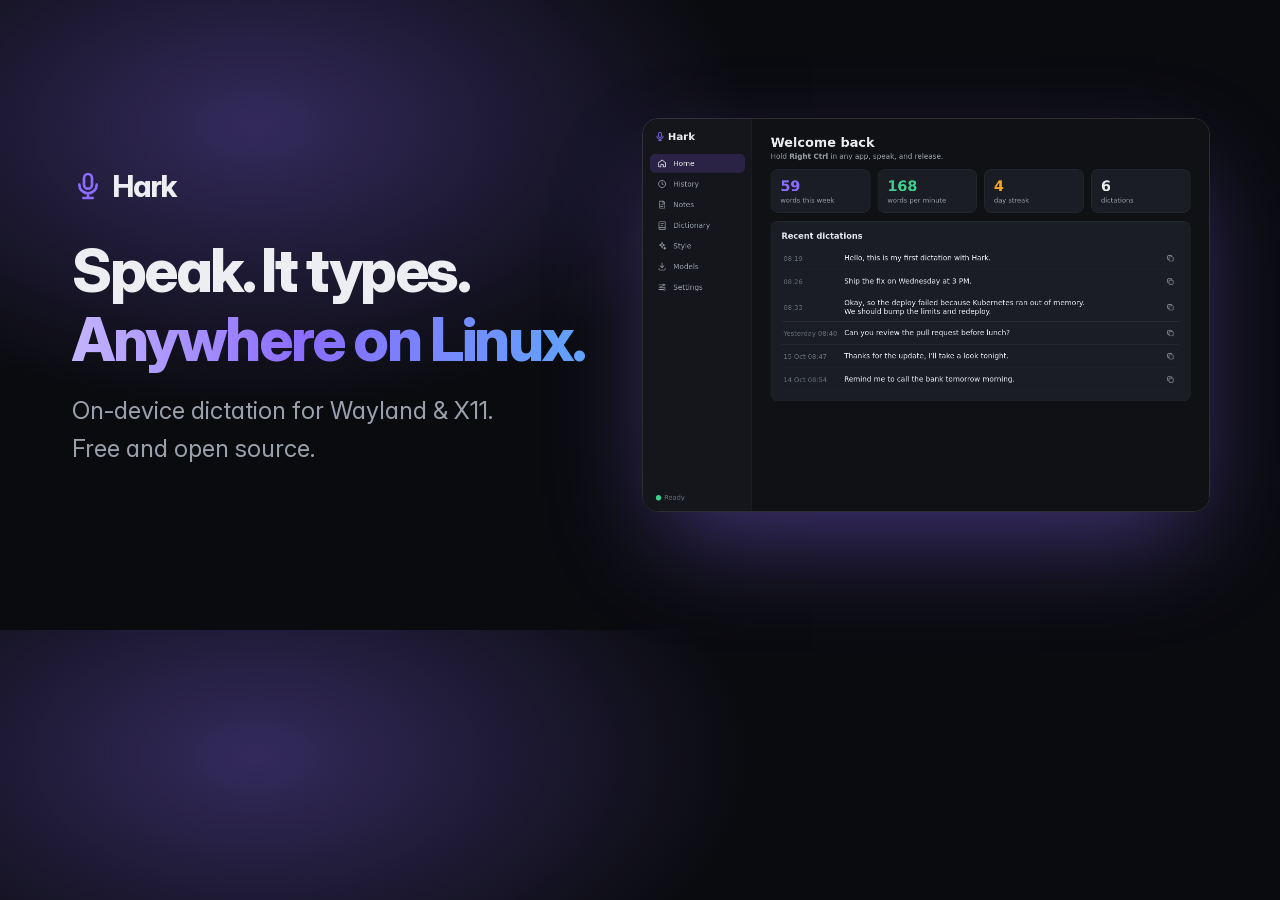
<file: site/og.html>
<!doctype html><html><head><meta charset="utf-8"><link rel="stylesheet" href="public/styles.css">
<style>
  @font-face { font-family: "Inter"; src: url("public/fonts/InterVariable.woff2") format("woff2"); font-weight: 100 900; }
  body { width: 1200px; height: 630px; margin: 0; overflow: hidden; display: grid;
    grid-template-columns: 560px 1fr; align-items: center; gap: 0; padding: 0 0 0 72px;
    background: radial-gradient(700px 400px at 20% 20%, rgba(139,108,255,.32), transparent 70%), #0a0b0f; }
  h1 { font-size: 60px; margin: 26px 0 18px; letter-spacing: -0.04em; }
  .lede { font-size: 24px; }
  .shot { width: 820px; border-radius: 16px; border: 1px solid rgba(255,255,255,.14);
    box-shadow: 0 40px 100px -20px rgba(139,108,255,.45); transform: translateX(10px); }
  .brand { font-size: 30px; } .brand-mark { width: 32px; height: 32px; }
</style></head><body>
<div>
  <span class="brand"><svg class="brand-mark" viewBox="0 0 24 24"><rect x="9" y="3" width="6" height="11" rx="3"/><path d="M5.5 11a6.5 6.5 0 0 0 13 0M12 17.5V21M8.5 21h7"/></svg>Hark</span>
  <h1>Speak. It types.<br><span class="grad">Anywhere on Linux.</span></h1>
  <p class="lede">On-device dictation for Wayland &amp; X11.<br>Free and open source.</p>
</div>
<img class="shot" src="../docs/screenshots/home.png">
</body></html>
</file>
<file: site/public/styles.css>
/* Hark website — dark theme matching the app. */

@font-face {
  font-family: "Inter";
  src: url("/fonts/InterVariable.woff2") format("woff2");
  font-weight: 100 900;
  font-display: swap;
}

:root {
  --bg: #0a0b0f;
  --bg-2: #0f1116;
  --surface: #14161c;
  --surface-2: #1a1d24;
  --border: rgba(255, 255, 255, 0.08);
  --border-strong: rgba(255, 255, 255, 0.14);
  --text: #eceef2;
  --muted: #9aa1ac;
  --faint: #6b717c;
  --accent: #8b6cff;
  --accent-2: #b59dff;
  --accent-soft: rgba(139, 108, 255, 0.14);
  --green: #3ecf8e;
  --amber: #f5a524;
  --red: #ff4d6d;
  --radius: 16px;
  --font: "Inter", ui-sans-serif, system-ui, -apple-system, "Segoe UI", Roboto, Cantarell,
    "Noto Sans", sans-serif;
  --mono: ui-monospace, "JetBrains Mono", "SFMono-Regular", Menlo, "DejaVu Sans Mono", monospace;
}

*, *::before, *::after { box-sizing: border-box; }
html { scroll-behavior: smooth; scroll-padding-top: 80px; }
body {
  margin: 0;
  background: var(--bg);
  color: var(--text);
  font-family: var(--font);
  font-size: 16px;
  line-height: 1.6;
  -webkit-font-smoothing: antialiased;
  font-feature-settings: "cv11", "ss01";
}
img { max-width: 100%; height: auto; display: block; }
a { color: var(--accent-2); text-decoration: none; }
a:hover { text-decoration: underline; }
code { font-family: var(--mono); font-size: 0.88em; background: var(--surface-2);
  border: 1px solid var(--border); border-radius: 6px; padding: 0.1em 0.4em; }
kbd { font-family: var(--font); font-size: 0.85em; font-weight: 600; padding: 0.15em 0.55em;
  border-radius: 7px; background: linear-gradient(#262a33, #1b1e25); border: 1px solid var(--border-strong);
  box-shadow: 0 2px 0 #08090c; }
h1, h2, h3 { line-height: 1.15; letter-spacing: -0.02em; margin: 0; }
h2 { font-size: clamp(1.8rem, 3.4vw, 2.6rem); font-weight: 700; }
h3 { font-size: 1.05rem; font-weight: 650; }
p { margin: 0; }
.muted { color: var(--muted); }
.center { text-align: center; }
.wrap { width: min(1160px, 100% - 48px); margin-inline: auto; }
.wrap.narrow { width: min(880px, 100% - 48px); }

/* Navigation ------------------------------------------------------------------------- */
.nav {
  position: sticky; top: 0; z-index: 20;
  background: rgba(10, 11, 15, 0.72);
  backdrop-filter: saturate(160%) blur(14px);
  border-bottom: 1px solid var(--border);
}
.nav-inner { display: flex; align-items: center; gap: 28px; height: 64px; }
.brand { display: flex; align-items: center; gap: 8px; color: var(--text); font-weight: 750;
  font-size: 1.15rem; letter-spacing: -0.02em; }
.brand:hover { text-decoration: none; }
.brand-mark { width: 22px; height: 22px; fill: none; stroke: var(--accent); stroke-width: 2;
  stroke-linecap: round; stroke-linejoin: round; }
.nav-links { display: flex; gap: 24px; margin-left: 8px; }
.nav-links a { color: var(--muted); font-size: 0.93rem; font-weight: 500; }
.nav-links a:hover { color: var(--text); text-decoration: none; }
.nav .btn { margin-left: auto; }

/* Buttons ---------------------------------------------------------------------------- */
.btn { display: inline-flex; align-items: center; gap: 8px; height: 40px; padding: 0 16px;
  border-radius: 10px; font-weight: 600; font-size: 0.93rem; border: 1px solid transparent;
  transition: background 0.15s, border-color 0.15s, transform 0.15s; }
.btn:hover { text-decoration: none; transform: translateY(-1px); }
.btn-primary { background: var(--accent); color: white; box-shadow: 0 8px 30px -8px rgba(139, 108, 255, 0.6); }
.btn-primary:hover { background: #9a80ff; }
.btn-ghost { color: var(--text); border-color: var(--border-strong); background: rgba(255, 255, 255, 0.03); }
.btn-ghost:hover { border-color: rgba(255, 255, 255, 0.28); }
.gh { width: 16px; height: 16px; fill: currentColor; }

/* Hero ------------------------------------------------------------------------------- */
.hero { position: relative; padding: 88px 0 56px; overflow: hidden; }
.glow { position: absolute; inset: -40% -10% auto; height: 760px; pointer-events: none;
  background:
    radial-gradient(600px 320px at 30% 30%, rgba(139, 108, 255, 0.28), transparent 70%),
    radial-gradient(520px 300px at 78% 20%, rgba(96, 165, 250, 0.14), transparent 70%); }
.hero-grid { position: relative; display: grid; grid-template-columns: minmax(0, 1fr) minmax(0, 1fr); gap: 56px;
  align-items: center; }
.eyebrow { display: inline-flex; align-items: center; gap: 8px; font-size: 0.85rem; font-weight: 600;
  color: var(--accent-2); background: var(--accent-soft); border: 1px solid rgba(139, 108, 255, 0.3);
  padding: 5px 12px; border-radius: 999px; }
.eyebrow .dot { width: 7px; height: 7px; border-radius: 50%; background: var(--green);
  box-shadow: 0 0 0 4px rgba(62, 207, 142, 0.18); }
h1 { font-size: clamp(2.5rem, 5vw, 3.75rem); font-weight: 800; letter-spacing: -0.028em;
  margin: 22px 0 20px; }
.grad { background: linear-gradient(92deg, #c4b5fd 0%, #8b6cff 45%, #60a5fa 100%);
  -webkit-background-clip: text; background-clip: text; color: transparent; }
.lede { font-size: 1.17rem; color: var(--muted); max-width: 33em; }

.install-box { display: flex; align-items: center; gap: 12px; margin-top: 32px; padding: 8px 8px 8px 16px;
  background: var(--bg-2); border: 1px solid var(--border-strong); border-radius: 13px;
  box-shadow: 0 20px 50px -24px rgba(0, 0, 0, 0.8), inset 0 1px 0 rgba(255, 255, 255, 0.04); }
.install-box .prompt { color: var(--green); font-family: var(--mono); font-weight: 700; }
.install-box code { flex: 1; min-width: 0; background: none; border: 0; padding: 0; font-size: 0.86rem;
  color: var(--text); white-space: nowrap; overflow-x: auto; scrollbar-width: none; }
.install-box code::-webkit-scrollbar { display: none; }
.install-box.big { margin: 28px 0 28px; padding: 12px 12px 12px 20px; }
.install-box.big code { font-size: 0.95rem; }
.copy { display: inline-flex; align-items: center; gap: 6px; height: 36px; padding: 0 13px;
  border-radius: 9px; border: 1px solid var(--border-strong); background: var(--surface-2);
  color: var(--text); font: 600 0.85rem var(--font); cursor: pointer; flex-shrink: 0;
  transition: background 0.15s, color 0.15s; }
.copy:hover { background: #232731; }
.copy svg { width: 15px; height: 15px; fill: none; stroke: currentColor; stroke-width: 2;
  stroke-linecap: round; stroke-linejoin: round; }
.copy.done { color: var(--green); border-color: rgba(62, 207, 142, 0.45); }
.install-meta { margin-top: 12px; font-size: 0.85rem; color: var(--faint); }

/* Demo ------------------------------------------------------------------------------- */
.demo { position: relative; }
.window { background: linear-gradient(180deg, #171a21, #12141a); border: 1px solid var(--border-strong);
  border-radius: 16px; box-shadow: 0 40px 90px -30px rgba(0, 0, 0, 0.9), 0 0 0 1px rgba(0, 0, 0, 0.4);
  overflow: hidden; }
.titlebar { display: flex; align-items: center; gap: 7px; padding: 12px 14px;
  border-bottom: 1px solid var(--border); background: rgba(255, 255, 255, 0.02); }
.titlebar span { width: 11px; height: 11px; border-radius: 50%; background: #2b2f38; }
.titlebar em { margin-left: 10px; font-style: normal; font-size: 0.8rem; color: var(--faint); font-weight: 600; }
.doc { min-height: 250px; padding: 26px 26px 76px; }
.said { min-height: 1.5em; font-size: 0.85rem; color: var(--faint); font-style: italic; margin-bottom: 14px; }
.said .label { font-style: normal; font-weight: 650; color: var(--muted); margin-right: 6px; }
.said del { text-decoration-color: var(--red); color: #5b616b; }
.said .cmd { font-style: normal; font-size: 0.78rem; color: var(--accent-2); background: var(--accent-soft);
  border-radius: 5px; padding: 1px 6px; }
.typed { font-size: 1.12rem; line-height: 1.65; white-space: pre-wrap; min-height: 3.3em; }
.typed::after { content: ""; display: inline-block; width: 2px; height: 1.15em; margin-left: 1px;
  vertical-align: -0.2em; background: var(--accent); animation: blink 1.05s steps(1) infinite; }
.typed .fresh { background: rgba(139, 108, 255, 0.18); border-radius: 4px; transition: background 1.2s; }
.typed .fresh.settled { background: transparent; }
@keyframes blink { 50% { opacity: 0; } }

.keycap-row { display: flex; align-items: center; gap: 12px; margin: 18px 4px 0; font-size: 0.88rem; color: var(--faint); }
.keycap-row kbd { transition: transform 0.12s, box-shadow 0.12s, background 0.12s, color 0.12s; }
.keycap-row kbd.down { transform: translateY(2px); box-shadow: 0 0 0 #08090c; background: var(--accent);
  color: white; border-color: var(--accent); }

.capsule { position: absolute; left: 50%; bottom: 66px; transform: translate(-50%, 12px) scale(0.96);
  opacity: 0; display: flex; align-items: center; gap: 12px; height: 46px; padding: 0 18px;
  min-width: 196px; border-radius: 999px; background: rgba(18, 19, 24, 0.94);
  border: 1px solid rgba(255, 255, 255, 0.1); box-shadow: 0 18px 40px -12px rgba(0, 0, 0, 0.9);
  transition: opacity 0.2s, transform 0.25s cubic-bezier(.2, .9, .3, 1.2); }
.capsule.show { opacity: 1; transform: translate(-50%, 0) scale(1); }
.capsule .rec { width: 10px; height: 10px; border-radius: 50%; background: var(--red);
  animation: pulse 1.2s ease-in-out infinite; }
.capsule .bars { display: flex; align-items: center; gap: 3px; height: 26px; }
.capsule .bars i { width: 4px; height: 4px; border-radius: 2px; background: var(--text);
  transition: height 0.09s; }
.capsule .timer { font-size: 0.82rem; font-weight: 600; color: var(--muted); font-variant-numeric: tabular-nums; }
.capsule .status { display: none; font-size: 0.85rem; font-weight: 600; }
.capsule.transcribing .rec, .capsule.transcribing .bars, .capsule.transcribing .timer,
.capsule.done .rec, .capsule.done .bars, .capsule.done .timer { display: none; }
.capsule.transcribing .status, .capsule.done .status { display: inline-flex; align-items: center; gap: 10px; margin: 0 auto; }
.capsule.done .status { color: var(--green); }
.dots { display: inline-flex; gap: 5px; }
.dots b { width: 7px; height: 7px; border-radius: 50%; background: var(--accent); animation: dot 0.9s infinite; }
.dots b:nth-child(2) { animation-delay: 0.15s; }
.dots b:nth-child(3) { animation-delay: 0.3s; }
@keyframes pulse { 50% { opacity: 0.45; } }
@keyframes dot { 0%, 100% { opacity: 0.3; transform: translateY(0); } 50% { opacity: 1; transform: translateY(-3px); } }

/* Showcase --------------------------------------------------------------------------- */
.showcase { padding: 40px 0 24px; }
.tabs { display: flex; justify-content: center; gap: 6px; margin-bottom: 22px; flex-wrap: wrap; }
.tabs button { font: 600 0.9rem var(--font); color: var(--muted); background: transparent; cursor: pointer;
  border: 1px solid transparent; border-radius: 999px; padding: 7px 16px; transition: all 0.15s; }
.tabs button:hover { color: var(--text); }
.tabs button[aria-selected="true"] { color: var(--text); background: var(--surface-2); border-color: var(--border-strong); }
.frame { margin: 0 auto; max-width: 1100px; padding: 10px; border-radius: 22px;
  background: linear-gradient(180deg, rgba(139, 108, 255, 0.35), rgba(255, 255, 255, 0.04) 40%);
  box-shadow: 0 50px 120px -40px rgba(139, 108, 255, 0.35); }
.frame img { border-radius: 13px; border: 1px solid rgba(0, 0, 0, 0.5); transition: opacity 0.2s; }
.frame img.swap { opacity: 0.25; }
.caption { text-align: center; color: var(--faint); font-size: 0.9rem; margin-top: 16px; }

/* Sections --------------------------------------------------------------------------- */
.section { padding: 104px 0; }
.section.alt { background: linear-gradient(180deg, var(--bg-2), var(--bg)); border-block: 1px solid var(--border); }
.section h2 { text-align: center; }
.section-lede { text-align: center; color: var(--muted); font-size: 1.1rem; margin: 14px auto 0; max-width: 40em; }
.section-lede.left { text-align: left; margin-left: 0; }

.features { display: grid; grid-template-columns: repeat(4, 1fr); gap: 16px; margin-top: 56px; }
.features article { padding: 24px; border-radius: var(--radius); background: var(--surface);
  border: 1px solid var(--border); transition: border-color 0.2s, transform 0.2s, background 0.2s; }
.features article:hover { border-color: rgba(139, 108, 255, 0.4); transform: translateY(-2px); background: #171a21; }
.features h3 { margin: 16px 0 8px; }
.features p { color: var(--muted); font-size: 0.93rem; }
.icon { width: 40px; height: 40px; border-radius: 11px; display: grid; place-items: center;
  background: var(--accent-soft); border: 1px solid rgba(139, 108, 255, 0.25); }
.icon svg { width: 20px; height: 20px; fill: none; stroke: var(--accent-2); stroke-width: 1.8;
  stroke-linecap: round; stroke-linejoin: round; }

.steps { list-style: none; padding: 0; margin: 56px 0 0; display: grid; grid-template-columns: repeat(3, 1fr); gap: 16px;
  counter-reset: step; }
.steps li { position: relative; padding: 28px 24px 24px; border-radius: var(--radius); background: var(--surface);
  border: 1px solid var(--border); }
.steps .num { display: grid; place-items: center; width: 32px; height: 32px; border-radius: 50%;
  background: var(--accent); color: white; font-weight: 750; font-size: 0.95rem; margin-bottom: 16px;
  box-shadow: 0 0 0 6px var(--accent-soft); }
.steps h3 { font-size: 1.12rem; margin-bottom: 8px; }
.steps p { color: var(--muted); font-size: 0.95rem; }

.deep { display: grid; grid-template-columns: 1.15fr 1fr; gap: 40px; margin-top: 48px; padding: 32px;
  border-radius: 20px; border: 1px solid var(--border); background: rgba(255, 255, 255, 0.015); align-items: start; }
.deep h3 { font-size: 1.2rem; margin-bottom: 12px; }
.deep p { color: var(--muted); }
.deep p + p { margin-top: 12px; }
.commands { width: 100%; border-collapse: collapse; font-size: 0.92rem; }
.commands th { text-align: left; color: var(--faint); font-weight: 600; font-size: 0.78rem;
  text-transform: uppercase; letter-spacing: 0.06em; padding: 0 12px 10px; }
.commands td { padding: 11px 12px; border-top: 1px solid var(--border); color: var(--muted); }
.commands td:first-child { color: var(--text); }

.cards { display: grid; grid-template-columns: 1fr 1fr; gap: 16px; margin-bottom: 28px; }
.card { padding: 26px; border-radius: var(--radius); background: var(--surface); border: 1px solid var(--border); }
.card h3 { margin-bottom: 14px; }
.card h3.mt { margin-top: 22px; }
.checks, .plain { list-style: none; padding: 0; margin: 0; display: grid; gap: 10px; color: var(--muted); font-size: 0.94rem; }
.checks li { position: relative; padding-left: 28px; }
.checks li::before { content: ""; position: absolute; left: 0; top: 0.32em; width: 17px; height: 17px; border-radius: 50%;
  background: rgba(62, 207, 142, 0.15) url("data:image/svg+xml,%3Csvg xmlns='http://www.w3.org/2000/svg' viewBox='0 0 24 24' fill='none' stroke='%233ecf8e' stroke-width='3' stroke-linecap='round' stroke-linejoin='round'%3E%3Cpath d='M5 12.5l4.5 4.5L19 7.5'/%3E%3C/svg%3E") center / 11px no-repeat; }
.plain strong { color: var(--text); font-weight: 600; }
.opts { margin: 0; padding: 14px 16px; border-radius: 10px; background: var(--bg-2); border: 1px solid var(--border);
  overflow-x: auto; font-size: 0.82rem; line-height: 1.8; }
.opts code { background: none; border: 0; padding: 0; color: var(--muted); }

.privacy { display: grid; grid-template-columns: 1fr 1.2fr; gap: 48px; align-items: center; }
.privacy h2 { text-align: left; }
.ledger { list-style: none; padding: 0; margin: 0; display: grid; gap: 10px; }
.ledger li { display: flex; gap: 14px; align-items: baseline; padding: 14px 18px; border-radius: 12px;
  background: var(--surface); border: 1px solid var(--border); color: var(--muted); font-size: 0.94rem; }
.ledger span { flex-shrink: 0; width: 150px; font-weight: 650; font-size: 0.82rem; }
.ledger .yes { color: var(--green); }
.ledger .net { color: var(--amber); }
.ledger .no { color: var(--red); }

.faq { margin-top: 44px; display: grid; gap: 10px; }
.faq details { border-radius: 14px; background: var(--surface); border: 1px solid var(--border); transition: border-color 0.2s; }
.faq details[open] { border-color: var(--border-strong); }
.faq summary { cursor: pointer; list-style: none; padding: 18px 54px 18px 22px; font-weight: 600; position: relative; }
.faq summary::-webkit-details-marker { display: none; }
.faq summary::after { content: "+"; position: absolute; right: 22px; top: 50%; transform: translateY(-50%);
  font-size: 1.4rem; font-weight: 400; color: var(--muted); transition: transform 0.2s; }
.faq details[open] summary::after { transform: translateY(-50%) rotate(45deg); }
.faq details p { padding: 0 22px 20px; color: var(--muted); }

.cta { padding: 110px 0 120px; position: relative; overflow: hidden; }
.cta::before { content: ""; position: absolute; inset: 0; pointer-events: none;
  background: radial-gradient(520px 260px at 50% 60%, rgba(139, 108, 255, 0.22), transparent 70%); }
.cta .wrap { position: relative; }
.cta-row { display: flex; gap: 12px; justify-content: center; margin-top: 30px; }

.footer { border-top: 1px solid var(--border); padding: 36px 0 44px; font-size: 0.88rem; }
.footer-inner { display: flex; justify-content: space-between; gap: 24px; flex-wrap: wrap; }
.footer a { color: var(--muted); text-decoration: underline; text-decoration-color: var(--border-strong); }

/* Responsive ------------------------------------------------------------------------- */
@media (max-width: 1020px) {
  .hero-grid { grid-template-columns: minmax(0, 1fr); gap: 48px; }
  .features { grid-template-columns: repeat(2, minmax(0, 1fr)); }
  .deep, .privacy { grid-template-columns: minmax(0, 1fr); }
}
@media (max-width: 720px) {
  .nav-links { display: none; }
  .hero { padding-top: 56px; }
  .steps, .cards, .features { grid-template-columns: minmax(0, 1fr); }
  .nav-inner { gap: 16px; }
  .deep { padding: 22px; }
  .commands td { padding: 10px 8px; }
  .section { padding: 76px 0; }
  .doc { min-height: 210px; padding: 20px; }
  .ledger li { flex-direction: column; gap: 4px; }
  .install-box .copy span { display: none; }
  .footer-inner { flex-direction: column; }
}
@media (prefers-reduced-motion: reduce) {
  html { scroll-behavior: auto; }
  *, *::before, *::after { animation: none !important; transition: none !important; }
}
</file>
